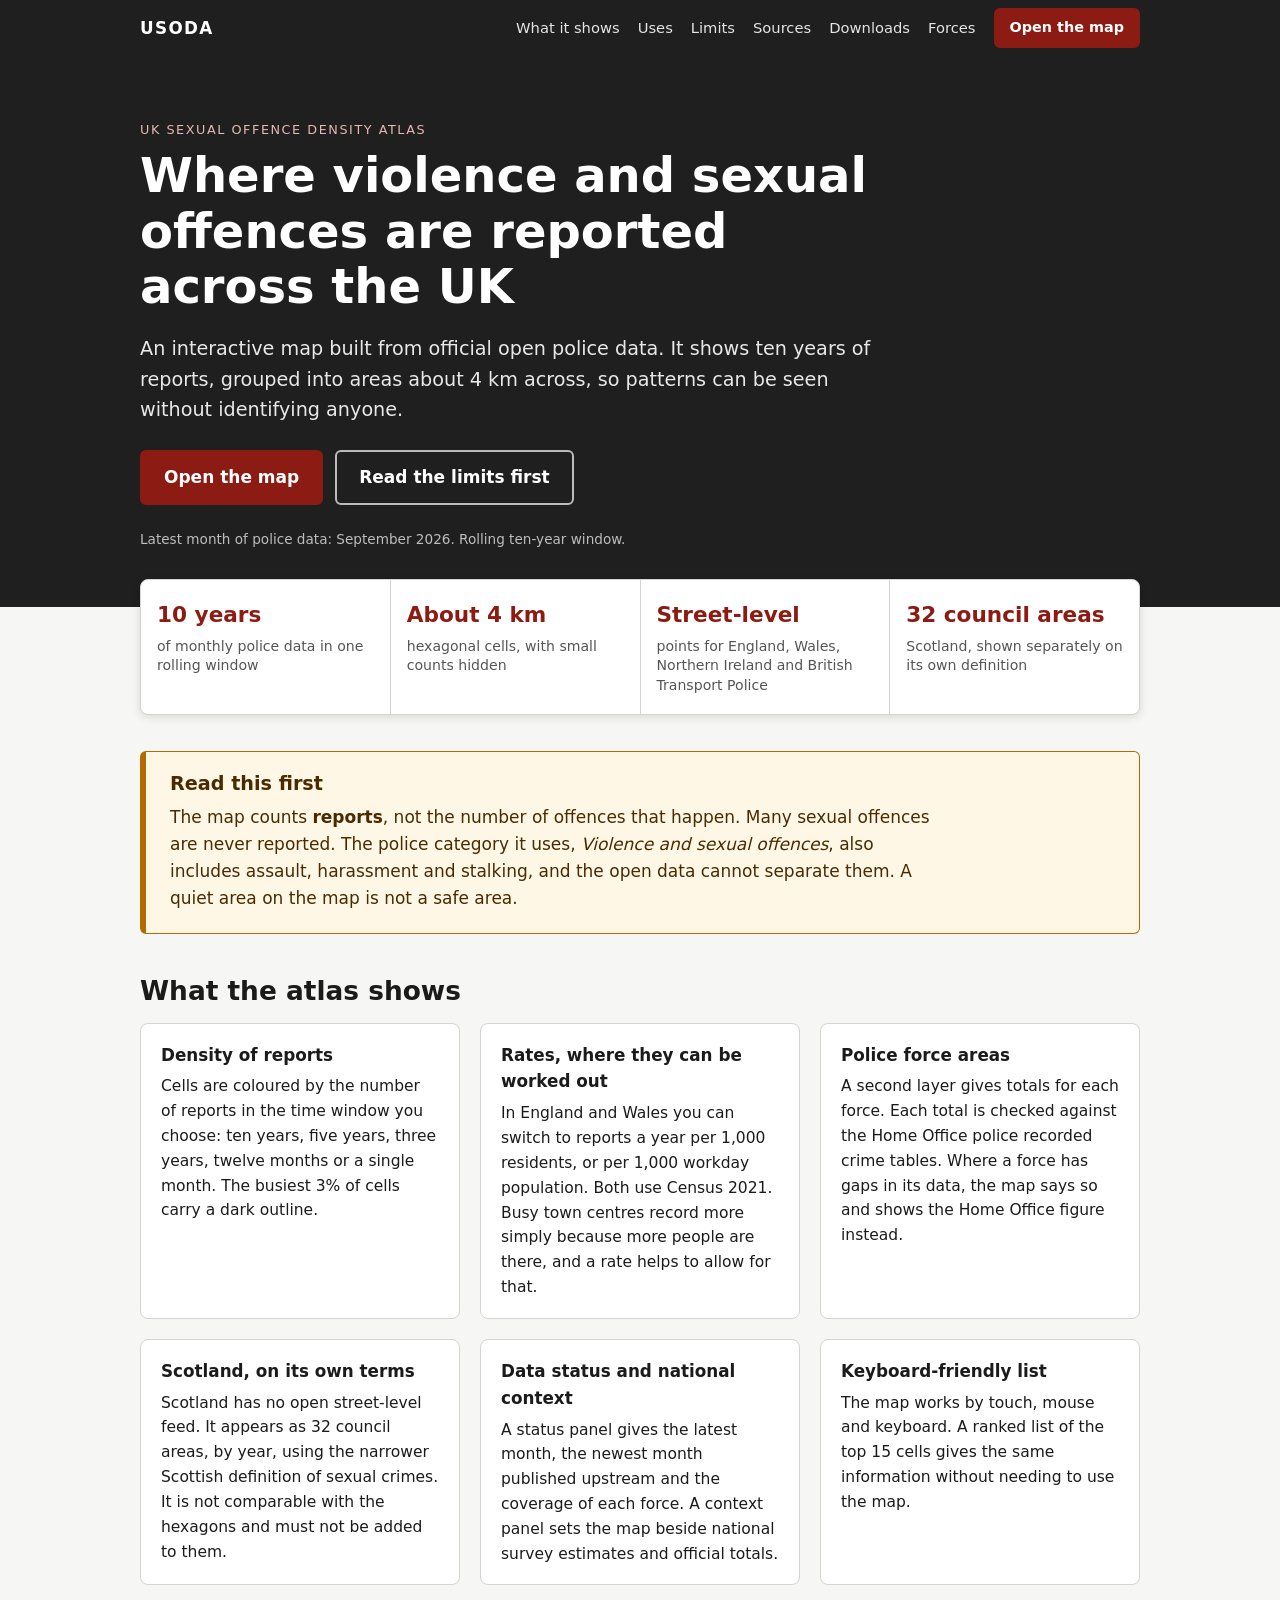
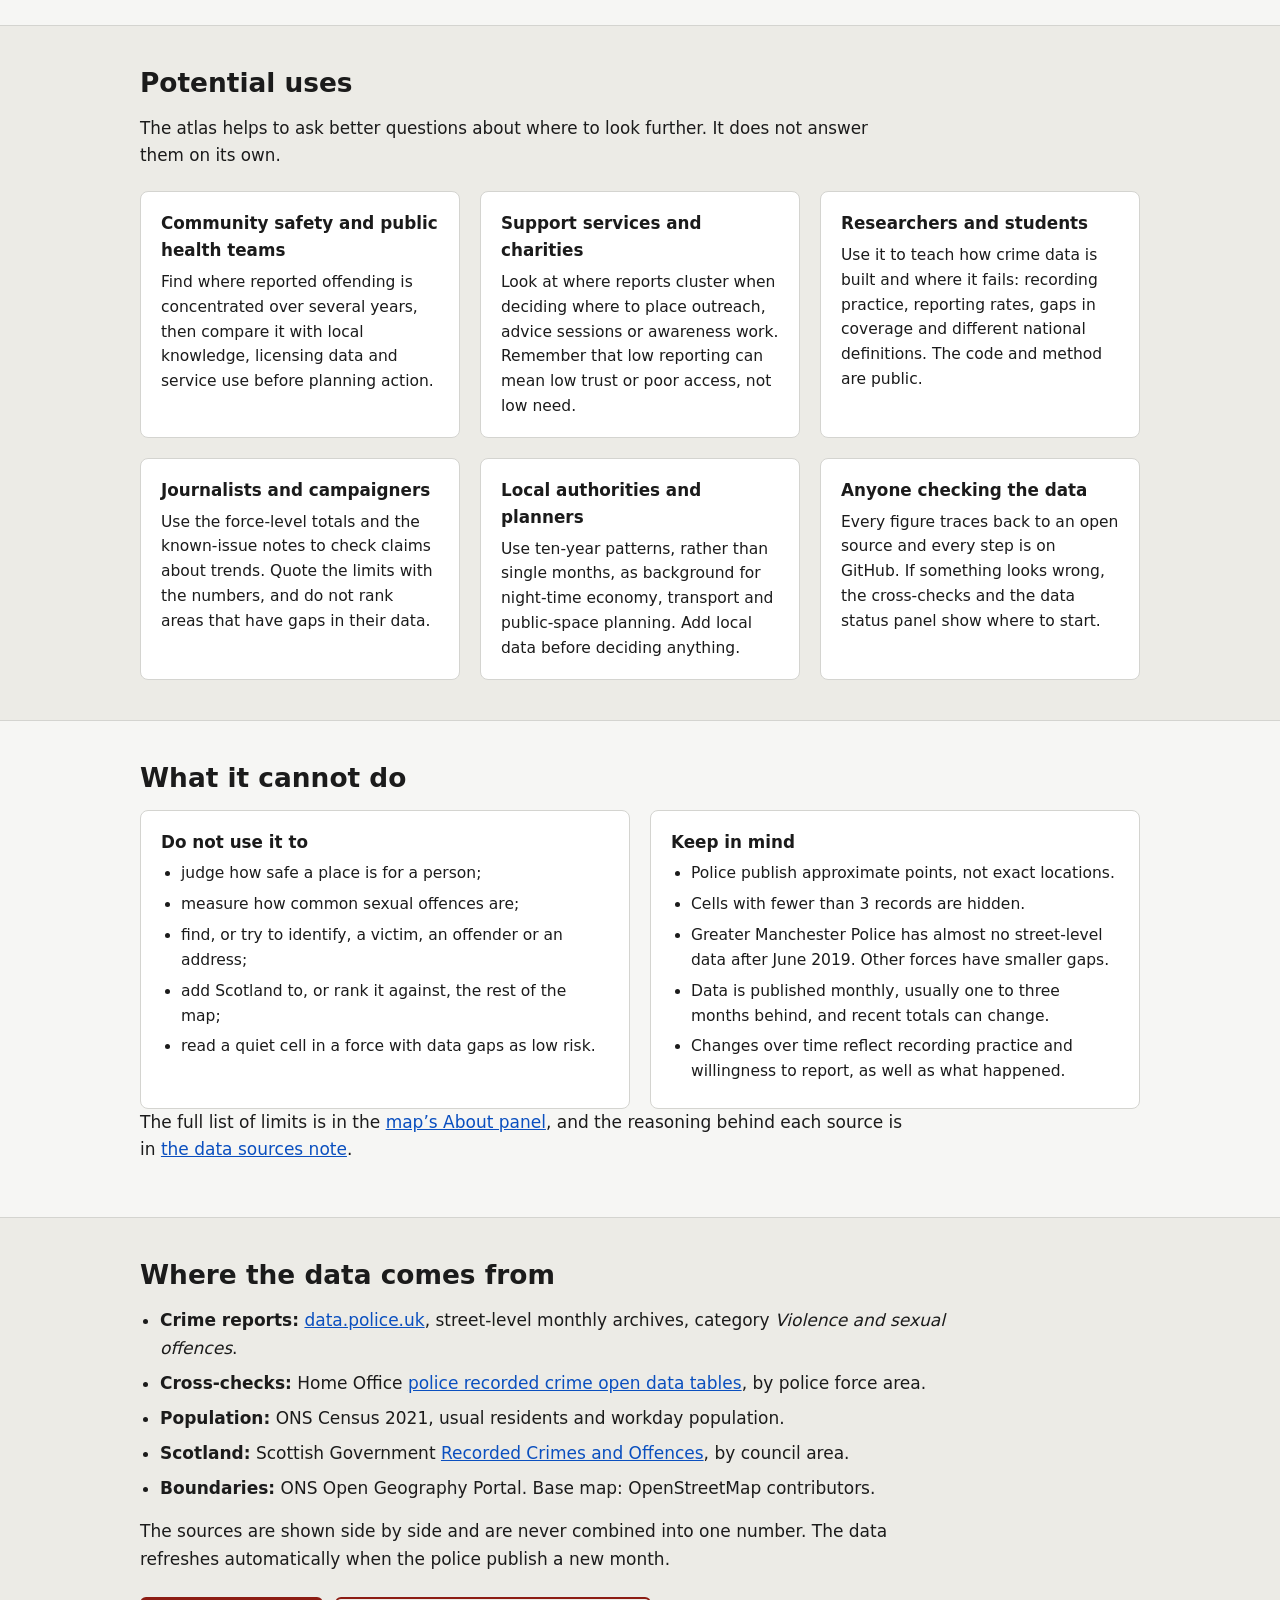
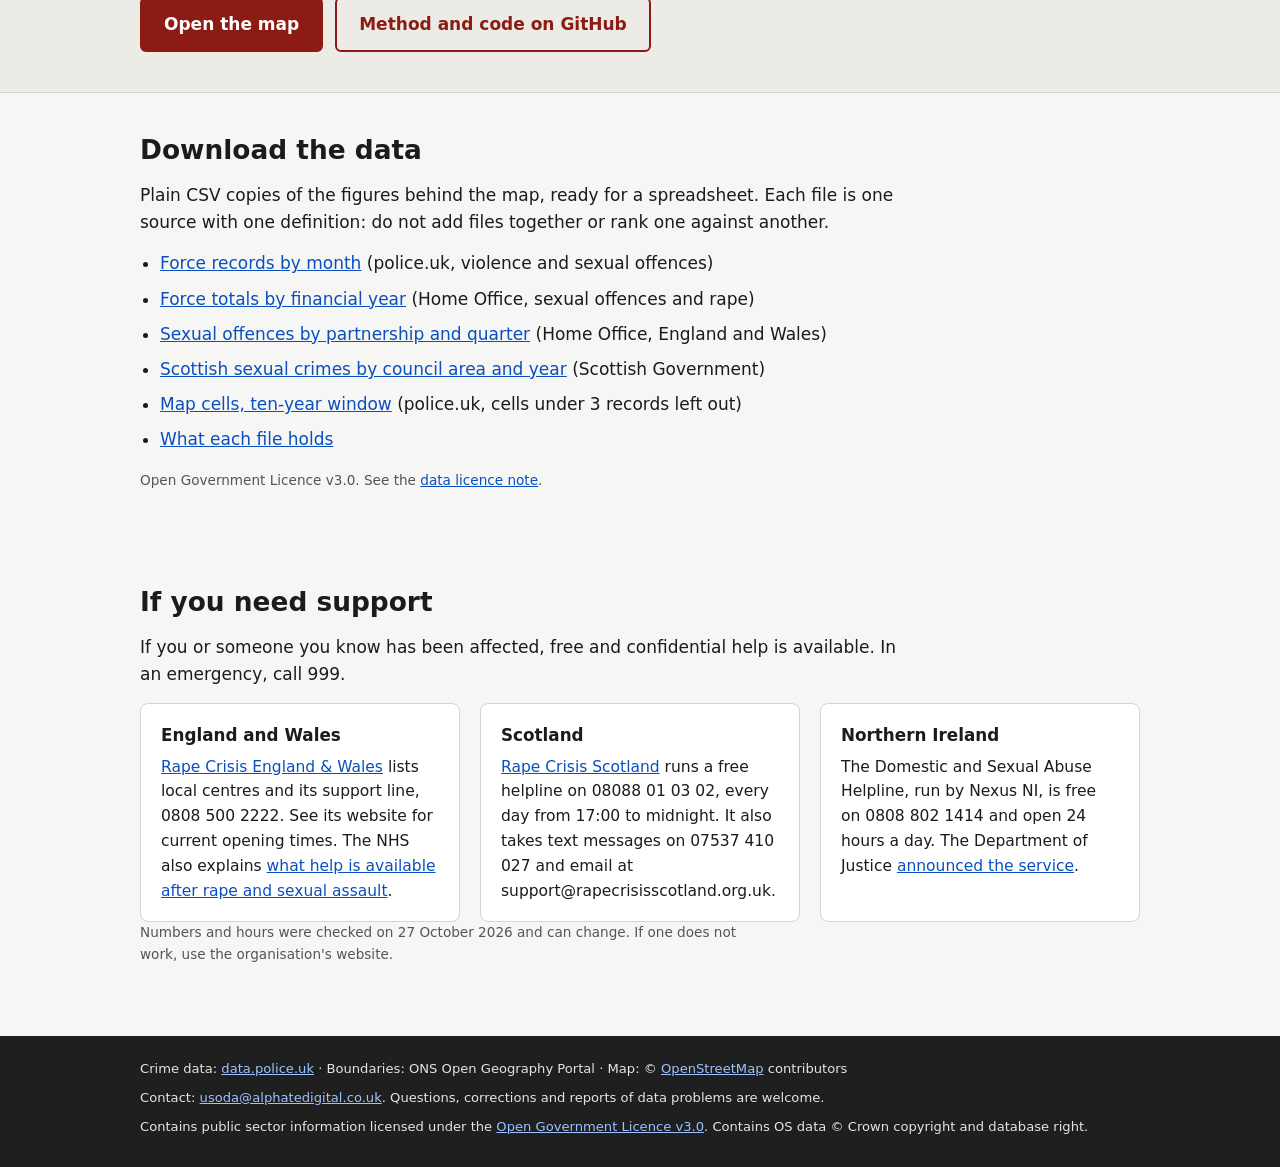
<file: index.html>
<!DOCTYPE html>
<html lang="en-GB">
<head>
  <meta charset="UTF-8">
  <meta name="viewport" content="width=device-width, initial-scale=1.0">
  <title>UK Sexual Offence Density Atlas (USODA)</title>
  <meta name="description" content="A map of reported violence and sexual offences across the UK, built from official open data. Read what it shows, what it cannot show, and how it can be used.">
  <link rel="stylesheet" href="assets/landing.css">
  <link rel="canonical" href="https://usoda.alphatedigital.co.uk/">
</head>
<body>
  <a class="skip" href="#main">Skip to content</a>

  <header class="site">
    <div class="wrap bar">
      <a class="brand" href="./">USODA</a>
      <nav aria-label="Site">
        <a href="#shows">What it shows</a>
        <a href="#uses">Uses</a>
        <a href="#limits">Limits</a>
        <a href="#sources">Sources</a>
        <a href="#downloads">Downloads</a>
        <a href="force.html">Forces</a>
        <a class="btn small" href="atlas.html">Open the map</a>
      </nav>
    </div>
  </header>

  <main id="main">
    <section class="hero">
      <div class="wrap">
        <p class="eyebrow">UK Sexual Offence Density Atlas</p>
        <h1>Where violence and sexual offences are reported across the UK</h1>
        <p class="lead">An interactive map built from official open police data. It shows ten years of reports, grouped into areas about 4&nbsp;km across, so patterns can be seen without identifying anyone.</p>
        <p class="cta">
          <a class="btn" href="atlas.html">Open the map</a>
          <a class="btn ghost" href="#limits">Read the limits first</a>
        </p>
        <p class="stamp" id="stamp">Data: police.uk, rolling ten years.</p>
      </div>
    </section>

    <section class="wrap facts" aria-label="At a glance">
      <ul>
        <li><strong>10 years</strong><span>of monthly police data in one rolling window</span></li>
        <li><strong>About 4&nbsp;km</strong><span>hexagonal cells, with small counts hidden</span></li>
        <li><strong>Street-level</strong><span>points for England, Wales, Northern Ireland and British Transport Police</span></li>
        <li><strong>32 council areas</strong><span>Scotland, shown separately on its own definition</span></li>
      </ul>
    </section>

    <section class="wrap important" aria-labelledby="read-first">
      <h2 id="read-first">Read this first</h2>
      <p>The map counts <strong>reports</strong>, not the number of offences that happen. Many sexual offences are never reported. The police category it uses, <em>Violence and sexual offences</em>, also includes assault, harassment and stalking, and the open data cannot separate them. A quiet area on the map is not a safe area.</p>
    </section>

    <section class="wrap" id="shows" aria-labelledby="shows-h">
      <h2 id="shows-h">What the atlas shows</h2>
      <div class="cols">
        <article>
          <h3>Density of reports</h3>
          <p>Cells are coloured by the number of reports in the time window you choose: ten years, five years, three years, twelve months or a single month. The busiest 3% of cells carry a dark outline.</p>
        </article>
        <article>
          <h3>Rates, where they can be worked out</h3>
          <p>In England and Wales you can switch to reports a year per 1,000 residents, or per 1,000 workday population. Both use Census 2021. Busy town centres record more simply because more people are there, and a rate helps to allow for that.</p>
        </article>
        <article>
          <h3>Police force areas</h3>
          <p>A second layer gives totals for each force. Each total is checked against the Home Office police recorded crime tables. Where a force has gaps in its data, the map says so and shows the Home Office figure instead.</p>
        </article>
        <article>
          <h3>Scotland, on its own terms</h3>
          <p>Scotland has no open street-level feed. It appears as 32 council areas, by year, using the narrower Scottish definition of sexual crimes. It is not comparable with the hexagons and must not be added to them.</p>
        </article>
        <article>
          <h3>Data status and national context</h3>
          <p>A status panel gives the latest month, the newest month published upstream and the coverage of each force. A context panel sets the map beside national survey estimates and official totals.</p>
        </article>
        <article>
          <h3>Keyboard-friendly list</h3>
          <p>The map works by touch, mouse and keyboard. A ranked list of the top 15 cells gives the same information without needing to use the map.</p>
        </article>
      </div>
    </section>

    <section class="band" id="uses" aria-labelledby="uses-h">
      <div class="wrap">
        <h2 id="uses-h">Potential uses</h2>
        <p class="intro">The atlas helps to ask better questions about where to look further. It does not answer them on its own.</p>
        <div class="cols">
          <article>
            <h3>Community safety and public health teams</h3>
            <p>Find where reported offending is concentrated over several years, then compare it with local knowledge, licensing data and service use before planning action.</p>
          </article>
          <article>
            <h3>Support services and charities</h3>
            <p>Look at where reports cluster when deciding where to place outreach, advice sessions or awareness work. Remember that low reporting can mean low trust or poor access, not low need.</p>
          </article>
          <article>
            <h3>Researchers and students</h3>
            <p>Use it to teach how crime data is built and where it fails: recording practice, reporting rates, gaps in coverage and different national definitions. The code and method are public.</p>
          </article>
          <article>
            <h3>Journalists and campaigners</h3>
            <p>Use the force-level totals and the known-issue notes to check claims about trends. Quote the limits with the numbers, and do not rank areas that have gaps in their data.</p>
          </article>
          <article>
            <h3>Local authorities and planners</h3>
            <p>Use ten-year patterns, rather than single months, as background for night-time economy, transport and public-space planning. Add local data before deciding anything.</p>
          </article>
          <article>
            <h3>Anyone checking the data</h3>
            <p>Every figure traces back to an open source and every step is on GitHub. If something looks wrong, the cross-checks and the data status panel show where to start.</p>
          </article>
        </div>
      </div>
    </section>

    <section class="wrap" id="limits" aria-labelledby="limits-h">
      <h2 id="limits-h">What it cannot do</h2>
      <div class="cols two">
        <article>
          <h3>Do not use it to</h3>
          <ul>
            <li>judge how safe a place is for a person;</li>
            <li>measure how common sexual offences are;</li>
            <li>find, or try to identify, a victim, an offender or an address;</li>
            <li>add Scotland to, or rank it against, the rest of the map;</li>
            <li>read a quiet cell in a force with data gaps as low risk.</li>
          </ul>
        </article>
        <article>
          <h3>Keep in mind</h3>
          <ul>
            <li>Police publish approximate points, not exact locations.</li>
            <li>Cells with fewer than 3 records are hidden.</li>
            <li>Greater Manchester Police has almost no street-level data after June 2019. Other forces have smaller gaps.</li>
            <li>Data is published monthly, usually one to three months behind, and recent totals can change.</li>
            <li>Changes over time reflect recording practice and willingness to report, as well as what happened.</li>
          </ul>
        </article>
      </div>
      <p>The full list of limits is in the <a href="atlas.html">map’s About panel</a>, and the reasoning behind each source is in <a href="https://github.com/z7z8nbry4t-glitch/usoda/blob/main/docs/DATA_SOURCES.md">the data sources note</a>.</p>
    </section>

    <section class="band" id="sources" aria-labelledby="sources-h">
      <div class="wrap">
        <h2 id="sources-h">Where the data comes from</h2>
        <ul class="sources">
          <li><strong>Crime reports:</strong> <a href="https://data.police.uk/">data.police.uk</a>, street-level monthly archives, category <em>Violence and sexual offences</em>.</li>
          <li><strong>Cross-checks:</strong> Home Office <a href="https://www.gov.uk/government/statistical-data-sets/police-recorded-crime-and-outcomes-open-data-tables">police recorded crime open data tables</a>, by police force area.</li>
          <li><strong>Population:</strong> ONS Census 2021, usual residents and workday population.</li>
          <li><strong>Scotland:</strong> Scottish Government <a href="https://data.gov.scot/dataset/recorded_crimes_and_offences">Recorded Crimes and Offences</a>, by council area.</li>
          <li><strong>Boundaries:</strong> ONS Open Geography Portal. Base map: OpenStreetMap contributors.</li>
        </ul>
        <p>The sources are shown side by side and are never combined into one number. The data refreshes automatically when the police publish a new month.</p>
        <p class="cta">
          <a class="btn" href="atlas.html">Open the map</a>
          <a class="btn ghost" href="https://github.com/z7z8nbry4t-glitch/usoda">Method and code on GitHub</a>
        </p>
      </div>
    </section>

    <section class="wrap downloads" id="downloads" aria-labelledby="downloads-h">
      <h2 id="downloads-h">Download the data</h2>
      <p>Plain CSV copies of the figures behind the map, ready for a spreadsheet. Each file is one source with one definition: do not add files together or rank one against another.</p>
      <ul class="sources">
        <li><a href="data/downloads/force_monthly_police_uk.csv">Force records by month</a> (police.uk, violence and sexual offences)</li>
        <li><a href="data/downloads/force_annual_home_office.csv">Force totals by financial year</a> (Home Office, sexual offences and rape)</li>
        <li><a href="data/downloads/partnership_quarterly_home_office.csv">Sexual offences by partnership and quarter</a> (Home Office, England and Wales)</li>
        <li><a href="data/downloads/scotland_annual.csv">Scottish sexual crimes by council area and year</a> (Scottish Government)</li>
        <li><a href="data/downloads/cells_10y.csv">Map cells, ten-year window</a> (police.uk, cells under 3 records left out)</li>
        <li><a href="data/downloads/README.txt">What each file holds</a></li>
      </ul>
      <p class="small">Open Government Licence v3.0. See the <a href="https://github.com/z7z8nbry4t-glitch/usoda/blob/main/DATA-LICENCE.md">data licence note</a>.</p>
    </section>

    <section class="wrap support" id="support" aria-labelledby="support-h">
      <h2 id="support-h">If you need support</h2>
      <p>If you or someone you know has been affected, free and confidential help is available. In an emergency, call 999.</p>
      <div class="cols">
        <article>
          <h3>England and Wales</h3>
          <p><a href="https://rapecrisis.org.uk/get-help/">Rape Crisis England &amp; Wales</a> lists local centres and its support line, 0808 500 2222. See its website for current opening times. The NHS also explains <a href="https://www.nhs.uk/live-well/sexual-health/help-after-rape-and-sexual-assault/">what help is available after rape and sexual assault</a>.</p>
        </article>
        <article>
          <h3>Scotland</h3>
          <p><a href="https://www.rapecrisisscotland.org.uk/contact-support/">Rape Crisis Scotland</a> runs a free helpline on 08088 01 03 02, every day from 17:00 to midnight. It also takes text messages on 07537 410 027 and email at support@rapecrisisscotland.org.uk.</p>
        </article>
        <article>
          <h3>Northern Ireland</h3>
          <p>The Domestic and Sexual Abuse Helpline, run by Nexus NI, is free on 0808 802 1414 and open 24 hours a day. The Department of Justice <a href="https://www.justice-ni.gov.uk/news/nexus-ni-awarded-contract-run-domestic-and-sexual-abuse-helpline">announced the service</a>.</p>
        </article>
      </div>
      <p class="small">Numbers and hours were checked on 27 October 2026 and can change. If one does not work, use the organisation's website.</p>
    </section>
  </main>

  <footer class="site">
    <div class="wrap">
      <p>Crime data: <a href="https://data.police.uk/">data.police.uk</a> &middot; Boundaries: ONS Open Geography Portal &middot; Map: &copy; <a href="https://www.openstreetmap.org/copyright">OpenStreetMap</a> contributors</p>
      <p>Contact: <a href="mailto:usoda@alphatedigital.co.uk">usoda@alphatedigital.co.uk</a>. Questions, corrections and reports of data problems are welcome.</p>
      <p>Contains public sector information licensed under the <a href="https://www.nationalarchives.gov.uk/doc/open-government-licence/version/3/">Open Government Licence v3.0</a>. Contains OS data &copy; Crown copyright and database right.</p>
    </div>
  </footer>

  <script src="assets/landing.js"></script>
</body>
</html>
</file>
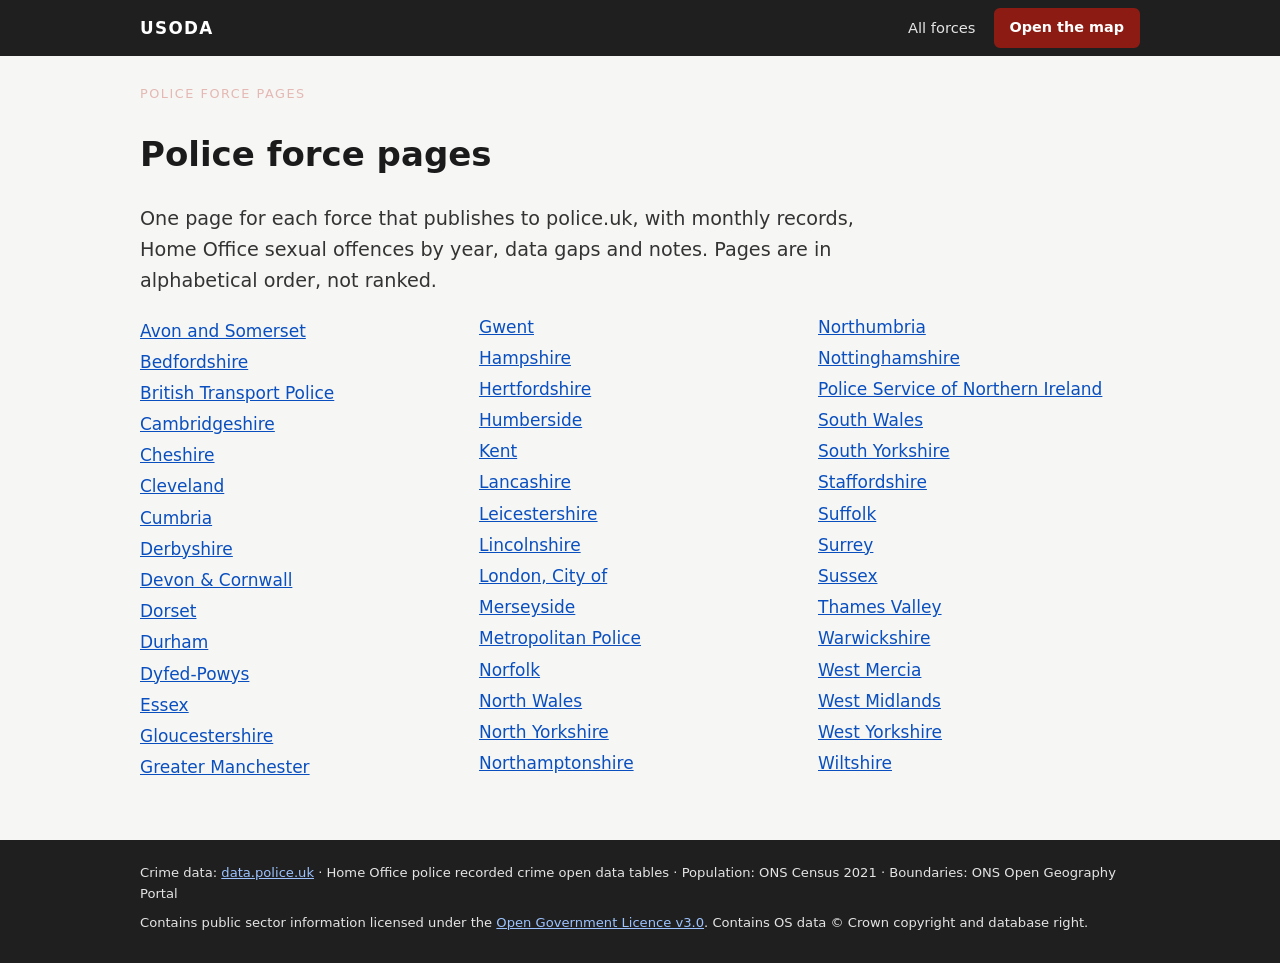
<file: force.html>
<!DOCTYPE html>
<html lang="en-GB">
<head>
  <meta charset="UTF-8">
  <meta name="viewport" content="width=device-width, initial-scale=1.0">
  <title>Police force pages | USODA</title>
  <meta name="description" content="Reported violence and sexual offences for one police force: monthly records, Home Office sexual offences by year, rates, data gaps and notes.">
  <link rel="stylesheet" href="assets/landing.css">
</head>
<body>
  <a class="skip" href="#main">Skip to content</a>
  <header class="site">
    <div class="wrap bar">
      <a class="brand" href="./">USODA</a>
      <nav aria-label="Site">
        <a href="force.html">All forces</a>
        <a class="btn small" href="atlas.html">Open the map</a>
      </nav>
    </div>
  </header>

  <main id="main" class="wrap forcepage">
    <p class="eyebrow" id="crumb">Police force pages</p>
    <h1 id="title">Loading…</h1>
    <div id="body" aria-live="polite"></div>
  </main>

  <footer class="site">
    <div class="wrap">
      <p>Crime data: <a href="https://data.police.uk/">data.police.uk</a> &middot; Home Office police recorded crime open data tables &middot; Population: ONS Census 2021 &middot; Boundaries: ONS Open Geography Portal</p>
      <p>Contains public sector information licensed under the <a href="https://www.nationalarchives.gov.uk/doc/open-government-licence/version/3/">Open Government Licence v3.0</a>. Contains OS data &copy; Crown copyright and database right.</p>
    </div>
  </footer>
  <script src="assets/charts.js"></script>
  <script src="assets/force.js"></script>
</body>
</html>
</file>
<file: assets/landing.css>
:root{
  --bg:#f6f6f4; --panel:#ffffff; --ink:#1b1b1b; --muted:#555; --line:#d4d4d0;
  --accent:#8c1c13; --accent-dark:#6e150e; --dark:#1f1f1f; --focus:#0b5fff;
  --band:#ecebe6; --warn-bg:#fff7e6; --warn-line:#b36b00; --warn-ink:#4a2b00;
}
*{box-sizing:border-box}
html{scroll-behavior:smooth;scroll-padding-top:70px}
body{margin:0;font:17px/1.6 system-ui,-apple-system,"Segoe UI",Roboto,Arial,sans-serif;background:var(--bg);color:var(--ink)}
a{color:#0a4fbf}
:focus-visible{outline:3px solid var(--focus);outline-offset:2px}
.skip{position:absolute;left:-999px;top:0;background:#fff;padding:8px;z-index:3000}
.skip:focus{left:8px;top:8px}
.wrap{max-width:1040px;margin:0 auto;padding-inline:20px}

header.site{position:sticky;top:0;z-index:100;background:var(--dark);color:#fff}
.bar{display:flex;align-items:center;justify-content:space-between;gap:16px;min-height:56px;flex-wrap:wrap}
.brand{color:#fff;font-weight:700;letter-spacing:.08em;text-decoration:none;font-size:1.05rem}
header.site nav{display:flex;align-items:center;gap:18px;flex-wrap:wrap}
header.site nav a{color:#e4e4e4;text-decoration:none;font-size:.92rem}
header.site nav a:hover{color:#fff;text-decoration:underline}
header.site nav a.btn{color:#fff}

.btn{display:inline-block;background:var(--accent);color:#fff;text-decoration:none;font-weight:600;padding:12px 22px;border-radius:6px;border:2px solid var(--accent)}
.btn:hover{background:var(--accent-dark);border-color:var(--accent-dark)}
.btn.small{padding:6px 14px;font-size:.9rem}
.btn.ghost{background:transparent;color:var(--accent);border-color:var(--accent)}
.btn.ghost:hover{background:var(--accent);color:#fff}
.hero .btn.ghost{color:#fff;border-color:#bbb}
.hero .btn.ghost:hover{background:#fff;color:var(--dark);border-color:#fff}
.cta{display:flex;gap:12px;flex-wrap:wrap;margin:24px 0 0}

.hero{background:var(--dark);color:#fff;padding:64px 0 56px}
.eyebrow{margin:0 0 8px;text-transform:uppercase;letter-spacing:.12em;font-size:.8rem;color:#e4b8b3}
.hero h1{margin:0;font-size:clamp(1.9rem,4.6vw,3rem);line-height:1.15;max-width:22ch}
.lead{font-size:1.2rem;max-width:62ch;color:#e8e8e8;margin:20px 0 0}
.stamp{margin:24px 0 0;font-size:.85rem;color:#bdbdbd}

.facts{margin-top:-28px;position:relative}
.facts ul{list-style:none;margin:0;padding:0;display:grid;grid-template-columns:repeat(4,1fr);gap:1px;background:var(--line);border:1px solid var(--line);border-radius:8px;overflow:hidden;box-shadow:0 2px 10px rgba(0,0,0,.12)}
.facts li{background:var(--panel);padding:18px 16px;display:flex;flex-direction:column;gap:4px}
.facts strong{font-size:1.35rem;color:var(--accent)}
.facts span{font-size:.88rem;color:var(--muted);line-height:1.4}

section{padding-block:40px}
section.hero{padding-block:64px 56px}
section.facts{padding-block:0;margin-top:-28px}
h2{font-size:1.65rem;line-height:1.25;margin:0 0 16px}
h3{font-size:1.05rem;margin:0 0 6px}
p{margin:0 0 14px;max-width:72ch}

.important{margin-top:36px;background:var(--warn-bg);border:1px solid var(--warn-line);border-left-width:6px;border-radius:6px;padding:20px 24px;color:var(--warn-ink)}
.important h2{font-size:1.2rem;margin-bottom:8px}
.important p{margin:0}
.wrap.important{max-width:1000px}

.cols{display:grid;grid-template-columns:repeat(3,1fr);gap:20px}
.cols.two{grid-template-columns:repeat(2,1fr)}
.cols article{background:var(--panel);border:1px solid var(--line);border-radius:8px;padding:18px 20px}
.cols article p,.cols article li{font-size:.97rem}
.cols article p{margin:0}
.cols ul{margin:0;padding-left:20px}
.cols li{margin-bottom:6px}

.band{background:var(--band);border-top:1px solid var(--line);border-bottom:1px solid var(--line)}
.intro{font-size:1.05rem;margin-bottom:22px}
.sources{padding-left:20px;margin:0 0 16px;max-width:80ch}
.sources li{margin-bottom:8px}
.support{padding-bottom:56px}

footer.site{background:var(--dark);color:#e4e4e4;padding:22px 0;font-size:.82rem}
footer.site p{margin:0 0 8px;max-width:none}
footer.site a{color:#9cc3ff}

@media (max-width:900px){
  .facts ul{grid-template-columns:repeat(2,1fr)}
  .cols{grid-template-columns:repeat(2,1fr)}
}
@media (max-width:620px){
  body{font-size:16px}
  .hero,section.hero{padding-block:40px 44px}
  .cols,.cols.two,.facts ul{grid-template-columns:1fr}
  header.site nav a:not(.btn){display:none}
  .important{margin-left:12px;margin-right:12px;padding:16px}
}
@media (prefers-reduced-motion:reduce){html{scroll-behavior:auto}*{transition:none!important;animation:none!important}}
.support .small,.downloads .small{color:#555;font-size:.85rem}
.forcepage{padding-block:28px 40px}
.forcepage .lead{max-width:60ch}
.facts-list{list-style:none;padding:0;margin:18px 0;display:grid;grid-template-columns:repeat(auto-fit,minmax(220px,1fr));gap:14px}
.facts-list li{border:1px solid #d8d8d8;border-radius:6px;padding:12px 14px;background:#fff}
.facts-list strong{display:block;font-size:1.6rem}
.facts-list span{font-size:.88rem;color:#444}
.forcepage .chart{max-width:520px;margin:20px 0}
.forcepage .chart .small{color:#444}
.forcepage .notice{border-left:4px solid #8a3b00;background:#fff7ef;padding:10px 14px;max-width:70ch}
.forcelist{columns:3 220px;list-style:none;padding:0}
.forcelist li{margin:4px 0}
.forcepage .small{color:#444;font-size:.85rem;max-width:70ch}
.trend-box svg{display:block;width:100%;height:auto;margin:2px 0}
.trend-box strong{display:block}
.forcepage .lead{color:#333}
</file>
